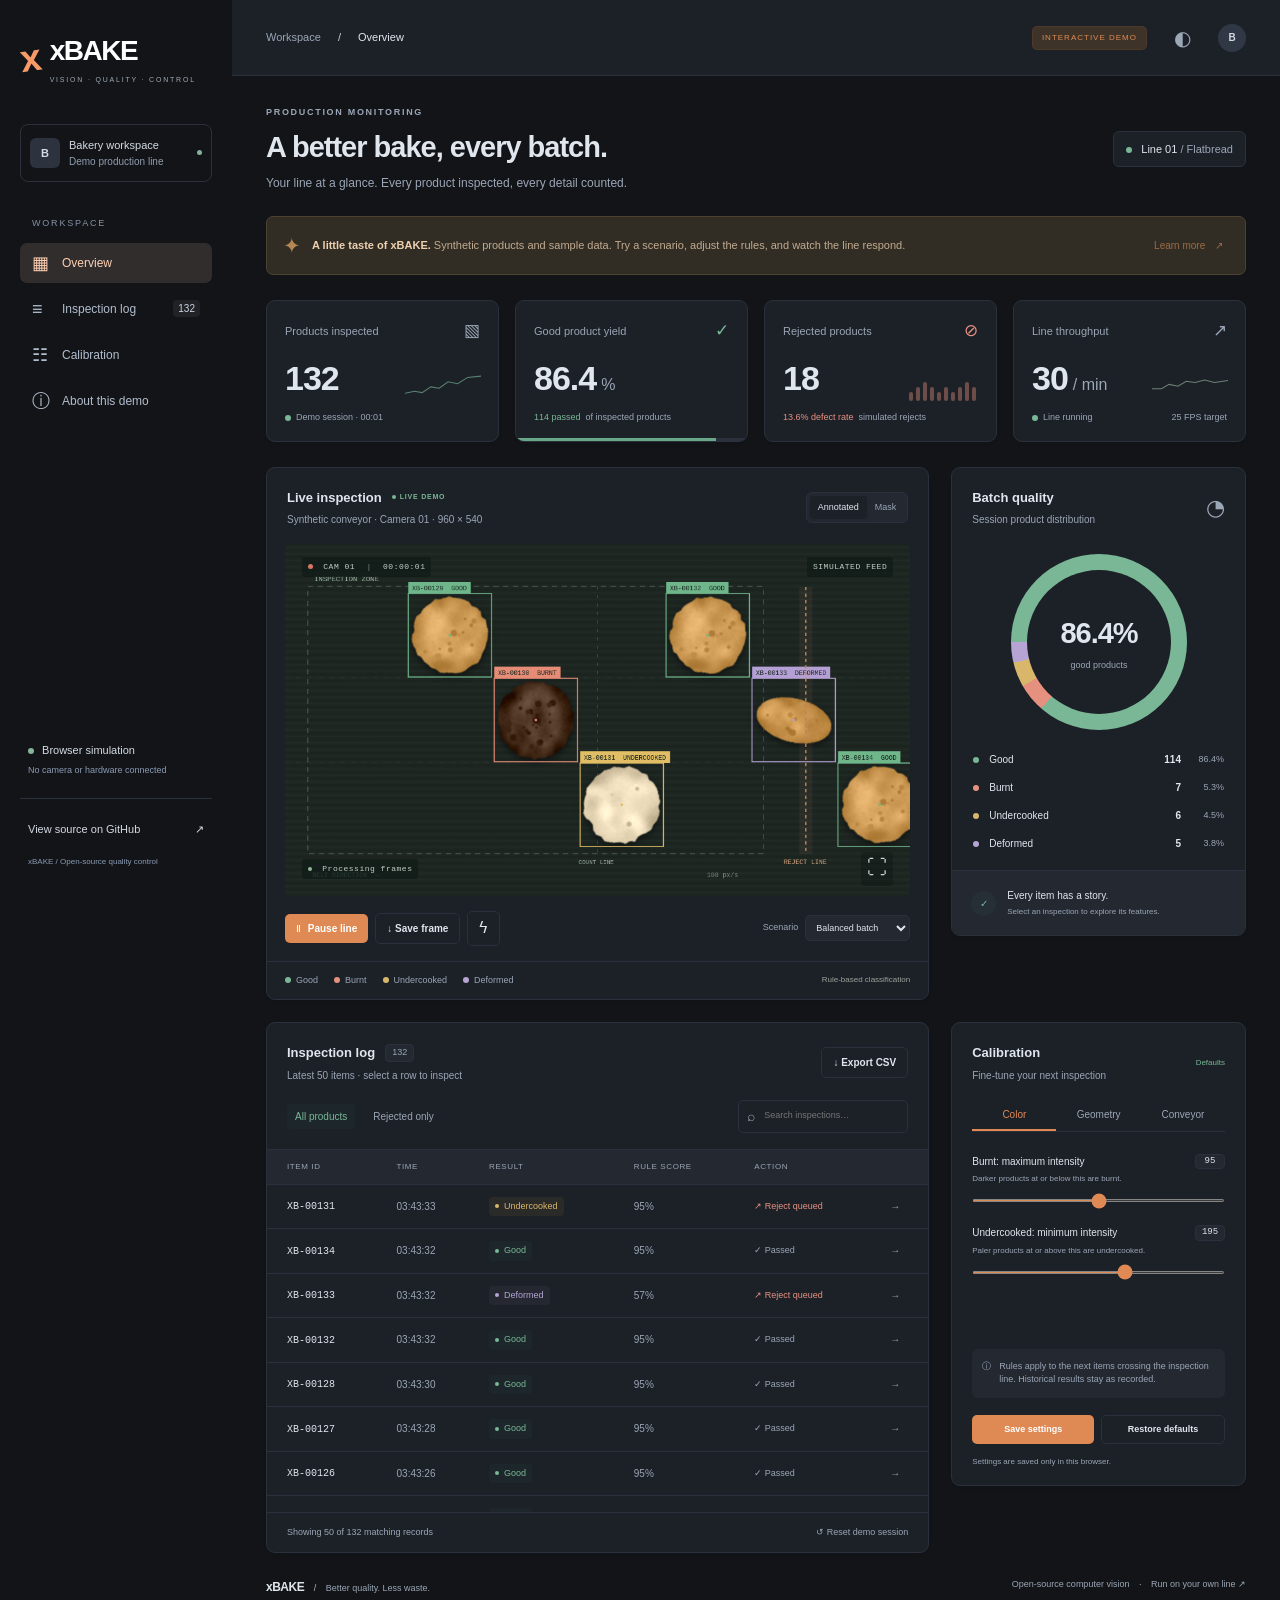
<file: site/index.html>
<!doctype html>
<html lang="en" data-theme="dark">
  <head>
    <meta charset="utf-8" />
    <meta name="viewport" content="width=device-width, initial-scale=1" />
    <meta name="theme-color" content="#172521" />
    <meta
      name="description"
      content="Explore xBAKE: an interactive, simulated bakery quality-control dashboard. Inspect products, tune classification rules, and export sample data."
    />
    <title>xBAKE — Interactive demo</title>
    <link rel="icon" href="assets/favicon.svg" type="image/svg+xml" />
    <link rel="stylesheet" href="styles.css" />
    <script src="engine.js" defer></script>
    <script src="app.js" defer></script>
  </head>
  <body>
    <aside class="sidebar">
      <a class="brand" href="#overview" aria-label="xBAKE overview"
        ><span class="brand-mark">x</span
        ><span>xBAKE<small>VISION · QUALITY · CONTROL</small></span></a
      >
      <div class="workspace">
        <span class="workspace-icon">B</span>
        <div>Bakery workspace<small>Demo production line</small></div>
        <span class="workspace-dot"></span>
      </div>
      <p class="nav-caption">WORKSPACE</p>
      <nav aria-label="Dashboard sections">
        <a class="nav-link active" href="#overview"
          ><span aria-hidden="true">▦</span> Overview</a
        >
        <a class="nav-link" href="#inspections"
          ><span aria-hidden="true">≡</span> Inspection log
          <span class="nav-count" id="navCount">128</span></a
        >
        <a class="nav-link" href="#calibration"
          ><span aria-hidden="true">☷</span> Calibration</a
        >
        <button class="nav-link" id="aboutButton">
          <span aria-hidden="true">ⓘ</span> About this demo
        </button>
      </nav>
      <div class="sidebar-bottom">
        <div class="edge-status">
          <span class="status-dot"></span> Browser simulation<small
            >No camera or hardware connected</small
          >
        </div>
        <a
          href="https://github.com/KOKUTBON/xBAKE"
          target="_blank"
          rel="noopener noreferrer"
          >View source on GitHub <span aria-hidden="true">↗</span></a
        ><span class="version">xBAKE / Open-source quality control</span>
      </div>
    </aside>

    <main id="overview">
      <header class="topbar">
        <div class="breadcrumbs">
          Workspace <span>/</span> <strong>Overview</strong>
        </div>
        <div class="top-actions">
          <span class="demo-badge">INTERACTIVE DEMO</span
          ><button
            class="icon-button"
            id="themeButton"
            aria-label="Switch to dark theme"
            title="Switch theme"
          >
            ◐</button
          ><span class="avatar" aria-label="Demo workspace">B</span>
        </div>
      </header>
      <div class="content">
        <section class="page-heading">
          <div>
            <div class="eyebrow">PRODUCTION MONITORING</div>
            <h1>A better bake, every batch.</h1>
            <p>
              Your line at a glance. Every product inspected, every detail
              counted.
            </p>
          </div>
          <div class="line-select">
            <span class="status-dot"></span> Line 01
            <span class="muted">/ Flatbread</span>
          </div>
        </section>
        <div class="demo-notice">
          <span class="notice-icon" aria-hidden="true">✦</span>
          <p>
            <strong>A little taste of xBAKE.</strong> Synthetic products and
            sample data. Try a scenario, adjust the rules, and watch the line
            respond.
          </p>
          <button id="noticeAbout" aria-label="Learn about this demo">
            Learn more <span aria-hidden="true">↗</span>
          </button>
        </div>

        <section class="metrics" aria-label="Session metrics">
          <article class="metric">
            <div class="metric-label">
              Products inspected <span aria-hidden="true">▧</span>
            </div>
            <div class="metric-value" id="total">128</div>
            <div class="metric-foot">
              <span class="mini-dot"></span>
              <span id="sessionTime">Demo session · 00:00</span>
            </div>
            <svg class="sparkline" viewBox="0 0 120 32" aria-hidden="true">
              <path d="M0 29L15 26L27 28L41 19L54 21L68 11L83 14L99 4L120 2" />
            </svg>
          </article>
          <article class="metric">
            <div class="metric-label">
              Good product yield <span class="good" aria-hidden="true">✓</span>
            </div>
            <div class="metric-value">
              <span id="yield">87.5</span><small>%</small>
            </div>
            <div class="metric-foot">
              <span class="good" id="goodCount">112 passed</span
              ><span>of inspected products</span>
            </div>
            <div class="mini-progress"><span id="yieldBar"></span></div>
          </article>
          <article class="metric">
            <div class="metric-label">
              Rejected products <span class="burnt" aria-hidden="true">⊘</span>
            </div>
            <div class="metric-value" id="rejected">16</div>
            <div class="metric-foot">
              <span class="burnt" id="defectRate">12.5% defect rate</span
              ><span>simulated rejects</span>
            </div>
            <div class="reject-bars" aria-hidden="true">
              <i></i><i></i><i></i><i></i><i></i><i></i><i></i><i></i><i></i
              ><i></i>
            </div>
          </article>
          <article class="metric">
            <div class="metric-label">
              Line throughput <span aria-hidden="true">↗</span>
            </div>
            <div class="metric-value">
              <span id="throughput">30</span><small>/ min</small>
            </div>
            <div class="metric-foot">
              <span class="status-dot" id="runningDot"></span
              ><span id="lineStatus">Line running</span
              ><span class="metric-right">25 FPS target</span>
            </div>
            <svg
              class="sparkline neutral"
              viewBox="0 0 120 32"
              aria-hidden="true"
            >
              <path d="M0 22L15 22L27 15L41 18L54 10L68 12L83 8L99 12L120 9" />
            </svg>
          </article>
        </section>

        <div class="dashboard-grid">
          <section class="panel inspection-panel" aria-labelledby="liveTitle">
            <div class="panel-heading">
              <div>
                <h2 id="liveTitle">
                  Live inspection
                  <span class="live-label" id="liveLabel"
                    ><span class="status-dot"></span> LIVE DEMO</span
                  >
                </h2>
                <p>Synthetic conveyor · Camera 01 · 960 × 540</p>
              </div>
              <div class="segmented" aria-label="Inspection view">
                <button
                  class="selected"
                  data-view="annotated"
                  aria-pressed="true"
                >
                  Annotated</button
                ><button data-view="mask" aria-pressed="false">Mask</button>
              </div>
            </div>
            <div class="stream" id="streamWrap">
              <canvas
                id="conveyor"
                width="960"
                height="540"
                aria-label="Animated synthetic flatbreads traveling through a simulated inspection and rejection zone"
              ></canvas>
              <div class="stream-top">
                <span
                  ><i class="record-dot"></i> CAM 01
                  <span class="stream-divider">|</span>
                  <span id="streamClock">00:00:00</span></span
                ><span>SIMULATED FEED</span>
              </div>
              <div class="stream-bottom">
                <span
                  ><span class="status-dot"></span>
                  <span id="feedStatus">Processing frames</span></span
                ><button
                  id="expandButton"
                  aria-label="Expand inspection view"
                  title="Expand inspection view"
                >
                  ⛶
                </button>
              </div>
              <div class="pause-overlay" id="pauseOverlay" hidden>
                Simulation paused
              </div>
            </div>
            <div class="stream-controls">
              <div class="control-buttons">
                <button id="pauseButton" class="primary">
                  <span aria-hidden="true">Ⅱ</span> Pause line</button
                ><button class="secondary" id="saveFrame">↓ Save frame</button
                ><button
                  class="secondary icon-button"
                  id="testRejector"
                  aria-label="Test simulated rejector"
                  title="Test simulated rejector"
                >
                  ϟ
                </button>
              </div>
              <label class="scenario-select"
                >Scenario
                <select id="scenario">
                  <option value="balanced">Balanced batch</option>
                  <option value="burnt">Overbaked batch</option>
                  <option value="undercooked">Underbaked batch</option>
                  <option value="deformed">Shape defects</option>
                </select></label
              >
            </div>
            <div class="legend">
              <span><i class="good-bg"></i> Good</span
              ><span><i class="burnt-bg"></i> Burnt</span
              ><span><i class="raw-bg"></i> Undercooked</span
              ><span><i class="shape-bg"></i> Deformed</span
              ><span class="legend-note">Rule-based classification</span>
            </div>
          </section>

          <section
            class="panel breakdown-panel"
            aria-labelledby="breakdownTitle"
          >
            <div class="panel-heading">
              <div>
                <h2 id="breakdownTitle">Batch quality</h2>
                <p>Session product distribution</p>
              </div>
              <span class="subtle-icon" aria-hidden="true">◔</span>
            </div>
            <div class="donut-wrap">
              <div
                class="donut"
                id="donut"
                role="img"
                aria-label="Product distribution"
              >
                <div class="donut-hole">
                  <strong id="donutYield">87.5%</strong
                  ><span>good products</span>
                </div>
              </div>
            </div>
            <div class="distribution" id="distribution"></div>
            <div class="quality-note">
              <span aria-hidden="true">✓</span>
              <div>
                Every item has a story.<small
                  >Select an inspection to explore its features.</small
                >
              </div>
            </div>
          </section>

          <section
            class="panel log-panel"
            id="inspections"
            aria-labelledby="logTitle"
          >
            <div class="panel-heading">
              <div>
                <h2 id="logTitle">
                  Inspection log
                  <span class="count-badge" id="logCount">128</span>
                </h2>
                <p>Latest 50 items · select a row to inspect</p>
              </div>
              <button class="secondary" id="exportButton">↓ Export CSV</button>
            </div>
            <div class="log-tools">
              <div class="filter-buttons" aria-label="Filter inspections">
                <button class="selected" data-filter="all" aria-pressed="true">
                  All products</button
                ><button data-filter="rejected" aria-pressed="false">
                  Rejected only
                </button>
              </div>
              <label class="search-label"
                ><span aria-hidden="true">⌕</span
                ><input
                  id="search"
                  type="search"
                  aria-label="Search item ID or result"
                  placeholder="Search inspections…"
              /></label>
            </div>
            <div class="table-wrap">
              <table>
                <thead>
                  <tr>
                    <th>Item ID</th>
                    <th>Time</th>
                    <th>Result</th>
                    <th
                      title="Illustrative rule-based score, not model accuracy"
                    >
                      Rule score
                    </th>
                    <th>Action</th>
                    <th><span class="sr-only">Details</span></th>
                  </tr>
                </thead>
                <tbody id="logBody"></tbody>
              </table>
            </div>
            <div class="table-footer">
              <span id="shownCount">Showing latest inspections</span
              ><button class="text-button" id="resetButton">
                ↺ Reset demo session
              </button>
            </div>
          </section>

          <section
            class="panel calibration-panel"
            id="calibration"
            aria-labelledby="calibrationTitle"
          >
            <div class="panel-heading">
              <div>
                <h2 id="calibrationTitle">Calibration</h2>
                <p>Fine-tune your next inspection</p>
              </div>
              <span id="savedState" class="saved-state">Defaults</span>
            </div>
            <div class="calibration-tabs" aria-label="Calibration settings">
              <button class="selected" data-tab="color" aria-pressed="true">
                Color</button
              ><button data-tab="geometry" aria-pressed="false">Geometry</button
              ><button data-tab="conveyor" aria-pressed="false">
                Conveyor
              </button>
            </div>
            <div id="calibrationFields"></div>
            <div class="calibration-hint">
              <span aria-hidden="true">ⓘ</span>
              <p>
                Rules apply to the next items crossing the inspection line.
                Historical results stay as recorded.
              </p>
            </div>
            <div class="calibration-actions">
              <button class="primary" id="saveCalibration">Save settings</button
              ><button class="secondary" id="restoreCalibration">
                Restore defaults
              </button>
            </div>
            <p class="local-note">Settings are saved only in this browser.</p>
          </section>
        </div>
        <footer>
          <span
            ><strong>xBAKE</strong>
            <span class="footer-separator">/</span> Better quality. Less
            waste.</span
          ><span
            >Open-source computer vision
            <span class="footer-separator">·</span>
            <a
              href="https://github.com/KOKUTBON/xBAKE#quick-start"
              target="_blank"
              rel="noopener noreferrer"
              >Run on your own line ↗</a
            ></span
          >
        </footer>
      </div>
    </main>
    <dialog id="aboutDialog">
      <div class="dialog-heading">
        <span class="eyebrow">MEET xBAKE</span
        ><button class="icon-button" data-close aria-label="Close about dialog">
          ×
        </button>
      </div>
      <h2>Quality control,<br />fresh from the browser.</h2>
      <p>
        xBAKE is an open-source vision system that detects, classifies, and
        rejects defective baked goods on a conveyor.
      </p>
      <div class="about-steps">
        <div>
          <b>01</b><strong>Detect</strong
          ><span>Find each product in the camera frame.</span>
        </div>
        <div>
          <b>02</b><strong>Classify</strong
          ><span>Evaluate color and shape with transparent rules.</span>
        </div>
        <div>
          <b>03</b><strong>Act</strong
          ><span>Reject defects and keep an inspection record.</span>
        </div>
      </div>
      <p class="about-disclosure">
        This standalone demo uses generated images, illustrative measurements,
        and simulated controls. It does not run OpenCV or ONNX, access a camera,
        operate hardware, or connect to a production database. The 128 starting
        records are sample history; new records come from the animated
        simulation. Rule scores are illustrative, not measured model accuracy.
      </p>
      <a
        class="primary link-button"
        href="https://github.com/KOKUTBON/xBAKE"
        target="_blank"
        rel="noopener noreferrer"
        >Explore the project ↗</a
      >
    </dialog>
    <dialog id="itemDialog">
      <div class="dialog-heading">
        <span class="eyebrow">INSPECTION DETAILS</span
        ><button
          class="icon-button"
          data-close
          aria-label="Close inspection details"
        >
          ×
        </button>
      </div>
      <h2 id="itemTitle">Item details</h2>
      <div class="item-preview">
        <img id="itemImage" alt="Synthetic inspected product" /><span
          id="itemResult"
        ></span>
      </div>
      <dl id="itemFeatures"></dl>
      <p class="local-note">
        Synthetic measurements · result recorded at inspection time.
      </p>
    </dialog>
    <dialog id="resetDialog">
      <div class="dialog-heading">
        <h2>Start a fresh batch?</h2>
        <button class="icon-button" data-close aria-label="Close reset dialog">
          ×
        </button>
      </div>
      <p>
        This clears the sample history and session counters. Your calibration
        settings are kept.
      </p>
      <div class="dialog-actions">
        <button class="secondary" data-close>Keep session</button
        ><button class="primary" id="confirmReset">Reset session</button>
      </div>
    </dialog>
    <div id="toast" role="status" aria-live="polite"></div>
    <noscript
      ><div class="noscript">
        Enable JavaScript to explore the interactive xBAKE demo.
      </div></noscript
    >
  </body>
</html>
</file>
<file: site/styles.css>
:root {
  color-scheme: light;
  --bg: #f4f5f7;
  --panel: #fff;
  --text: #1d232b;
  --muted: #6c7785;
  --line: #e1e5eb;
  --accent: #d96d38;
  --accent-soft: #fff2e9;
  --green: #398967;
  --red: #c76454;
  --yellow: #c99d3d;
  --purple: #9580ad;
  --surface: #f7f8fa;
  --shadow: 0 3px 12px #1d232b03;
}
* {
  box-sizing: border-box;
}
html {
  scroll-behavior: smooth;
  scroll-padding-top: 24px;
}
body {
  margin: 0;
  background: var(--bg);
  color: var(--text);
  font:
    14px/1.5 -apple-system,
    BlinkMacSystemFont,
    "Segoe UI",
    sans-serif;
}
button,
input,
select {
  font: inherit;
}
button,
a,
input,
select {
  -webkit-tap-highlight-color: transparent;
}
button {
  cursor: pointer;
}
button {
  border: 0;
}
a {
  color: inherit;
  text-decoration: none;
}
button:focus-visible,
a:focus-visible,
input:focus-visible,
select:focus-visible {
  outline: 3px solid var(--accent);
  outline-offset: 3px;
}
button:disabled {
  opacity: 0.5;
  cursor: wait;
}
[hidden] {
  display: none !important;
}
.sidebar {
  position: fixed;
  inset: 0 auto 0 0;
  width: 232px;
  background: #121418;
  color: #d4dbe4;
  padding: 30px 20px;
  display: flex;
  flex-direction: column;
  z-index: 5;
}
.brand {
  display: flex;
  align-items: center;
  gap: 10px;
  font-size: 28px;
  letter-spacing: -1.5px;
  font-weight: 760;
  color: #fff;
}
.brand-mark {
  font-size: 38px;
  color: #f79a67;
  line-height: 1;
  transform: rotate(-8deg);
  font-weight: 850;
}
.brand small {
  display: block;
  font-size: 7px;
  letter-spacing: 1.8px;
  font-weight: 500;
  color: #a1aab7;
  margin-top: 3px;
}
.workspace {
  margin-top: 38px;
  border: 1px solid #2a313d;
  border-radius: 8px;
  padding: 12px 9px;
  display: flex;
  align-items: center;
  gap: 9px;
  font-size: 11px;
}
.workspace-icon {
  width: 30px;
  height: 30px;
  display: grid;
  place-items: center;
  background: #2c333e;
  color: #d3dbe5;
  border-radius: 6px;
  font-weight: 700;
}
.workspace small {
  display: block;
  color: #919eaf;
  font-size: 10px;
  margin-top: 1px;
}
.workspace-dot {
  width: 5px;
  height: 5px;
  background: #84b19a;
  border-radius: 50%;
  margin-left: auto;
}
.nav-caption {
  font-size: 9px;
  letter-spacing: 1.8px;
  color: #8592a4;
  margin: 35px 12px 12px;
}
nav {
  display: grid;
  gap: 6px;
}
.nav-link {
  display: flex;
  gap: 12px;
  align-items: center;
  padding: 11px 12px;
  color: #b2becd;
  border-radius: 7px;
  font-size: 12px;
  text-align: left;
  background: transparent;
}
.nav-link > span:first-child {
  font-size: 18px;
  width: 18px;
  line-height: 1;
}
.nav-link:hover {
  background: #232a34;
  color: #fff;
}
.nav-link.active {
  color: #ffd1b5;
  background: #302d2c;
}
.nav-count {
  margin-left: auto;
  font-size: 10px;
  background: #ffffff10;
  border-radius: 4px;
  padding: 1px 5px;
  color: #cbd4e0;
}
.sidebar-bottom {
  margin-top: auto;
}
.edge-status {
  border-bottom: 1px solid #2a313d;
  padding: 20px 8px;
  font-size: 11px;
}
.edge-status small {
  display: block;
  font-size: 9px;
  color: #8b9bb4;
  margin-top: 6px;
}
.sidebar-bottom > a {
  display: flex;
  justify-content: space-between;
  padding: 22px 8px 12px;
  font-size: 11px;
}
.version {
  font-size: 8px;
  color: #8b9bb4;
  padding-left: 8px;
}
.status-dot,
.mini-dot {
  display: inline-block;
  width: 6px;
  height: 6px;
  border-radius: 50%;
  background: var(--green);
  vertical-align: middle;
  flex-shrink: 0;
}
.sidebar .status-dot {
  background: #86b498;
  margin-right: 5px;
}
main {
  margin-left: 232px;
}
.topbar {
  height: 76px;
  border-bottom: 1px solid var(--line);
  display: flex;
  align-items: center;
  justify-content: space-between;
  padding: 0 34px;
  background: var(--panel);
}
.breadcrumbs {
  font-size: 11px;
  color: var(--muted);
}
.breadcrumbs span {
  margin: 0 14px;
  color: #c9d1cb;
}
.breadcrumbs strong {
  font-weight: 500;
  color: var(--text);
}
.top-actions {
  display: flex;
  align-items: center;
  gap: 18px;
}
.demo-badge {
  font-size: 8px;
  letter-spacing: 1px;
  color: var(--accent);
  background: var(--accent-soft);
  padding: 5px 9px;
  border: 1px solid #d96d381c;
  border-radius: 5px;
}
.icon-button {
  background: transparent;
  color: var(--muted);
  padding: 6px 9px;
  font-size: 20px;
  line-height: 1.2;
  border-radius: 5px;
}
.avatar {
  width: 28px;
  height: 28px;
  border-radius: 50%;
  background: #e8eee7;
  color: #586b59;
  display: grid;
  place-items: center;
  font-size: 10px;
  font-weight: 600;
}
.content {
  max-width: 1600px;
  margin: auto;
  padding: 30px 34px 0;
}
.page-heading {
  display: flex;
  justify-content: space-between;
  align-items: center;
  gap: 20px;
  margin-bottom: 24px;
}
.eyebrow {
  font-size: 9px;
  letter-spacing: 1.7px;
  color: var(--muted);
  font-weight: 600;
}
h1 {
  font-size: 29px;
  font-weight: 650;
  letter-spacing: -1px;
  line-height: 1.25;
  margin: 9px 0;
}
p {
  margin: 0;
}
.page-heading p {
  color: var(--muted);
  font-size: 12px;
}
.line-select {
  background: var(--panel);
  padding: 9px 12px;
  border: 1px solid var(--line);
  border-radius: 6px;
  font-size: 11px;
  white-space: nowrap;
}
.line-select .status-dot {
  margin-right: 6px;
}
.muted {
  color: var(--muted);
}
.demo-notice {
  display: flex;
  align-items: center;
  gap: 11px;
  border: 1px solid #ebdccc;
  background: #fcf6ed;
  border-radius: 7px;
  padding: 13px 16px;
  margin-bottom: 25px;
  color: #8d725a;
}
.demo-notice p {
  font-size: 11px;
}
.demo-notice strong {
  font-weight: 600;
  color: #75543b;
}
.notice-icon {
  font-size: 21px;
  color: #b48754;
}
.demo-notice button {
  margin-left: auto;
  background: transparent;
  color: #9c6b46;
  font-size: 10px;
  white-space: nowrap;
}
.demo-notice button span {
  margin-left: 7px;
}
.metrics {
  display: grid;
  grid-template-columns: repeat(4, minmax(0, 1fr));
  gap: 16px;
  margin-bottom: 25px;
}
.metric {
  background: var(--panel);
  border: 1px solid var(--line);
  border-radius: 9px;
  padding: 17px 18px 16px;
  position: relative;
  overflow: hidden;
  box-shadow: var(--shadow);
}
.metric-label {
  font-size: 11px;
  color: var(--muted);
  display: flex;
  justify-content: space-between;
  align-items: center;
  gap: 6px;
}
.metric-label > span {
  font-size: 17px;
}
.metric-value {
  font-size: 34px;
  font-weight: 640;
  letter-spacing: -1px;
  line-height: 1.1;
  margin: 16px 0 14px;
  font-variant-numeric: tabular-nums;
}
.metric-value small {
  font-size: 16px;
  font-weight: 450;
  letter-spacing: 0;
  margin-left: 5px;
  color: var(--muted);
}
.metric-foot {
  font-size: 9px;
  color: var(--muted);
  display: flex;
  gap: 5px;
  align-items: center;
  position: relative;
  z-index: 1;
}
.metric-right {
  margin-left: auto;
}
.sparkline {
  position: absolute;
  right: 17px;
  bottom: 41px;
  width: 76px;
  height: 30px;
  opacity: 0.65;
  fill: none;
  stroke: var(--green);
  stroke-width: 1.7;
}
.sparkline.neutral {
  stroke: #96b59f;
}
.mini-progress {
  position: absolute;
  bottom: 0;
  left: 0;
  right: 0;
  height: 3px;
  background: var(--line);
}
.mini-progress span {
  height: 100%;
  display: block;
  background: #68a787;
  width: 87.5%;
}
.reject-bars {
  position: absolute;
  bottom: 40px;
  right: 20px;
  display: flex;
  gap: 3px;
  height: 21px;
  align-items: end;
  opacity: 0.4;
}
.reject-bars i {
  width: 4px;
  height: 40%;
  background: var(--red);
  border-radius: 2px;
}
.reject-bars i:nth-child(3n) {
  height: 90%;
}
.reject-bars i:nth-child(2n) {
  height: 65%;
}
.good {
  color: var(--green);
}
.burnt {
  color: var(--red);
}
.dashboard-grid {
  display: grid;
  grid-template-columns: minmax(0, 2.25fr) minmax(280px, 1fr);
  gap: 22px;
  align-items: start;
}
.panel {
  border: 1px solid var(--line);
  background: var(--panel);
  border-radius: 9px;
  box-shadow: var(--shadow);
  overflow: hidden;
  scroll-margin-top: 24px;
}
.panel-heading {
  padding: 20px 20px 17px;
  display: flex;
  align-items: center;
  justify-content: space-between;
  gap: 12px;
}
.panel-heading h2 {
  font-size: 13px;
  font-weight: 650;
  margin: 0;
  display: flex;
  gap: 10px;
  align-items: center;
  flex-wrap: wrap;
}
.panel-heading p {
  color: var(--muted);
  font-size: 10px;
  margin-top: 5px;
}
.live-label {
  font-size: 7px;
  letter-spacing: 0.8px;
  color: var(--green);
  display: inline-flex;
  align-items: center;
  gap: 4px;
}
.live-label .status-dot {
  width: 4px;
  height: 4px;
}
.segmented {
  display: flex;
  border: 1px solid var(--line);
  border-radius: 6px;
  background: var(--surface);
  padding: 3px;
  flex-shrink: 0;
}
.segmented button {
  background: transparent;
  color: var(--muted);
  font-size: 9px;
  padding: 5px 8px;
  border-radius: 4px;
}
.segmented button.selected {
  background: var(--panel);
  color: var(--text);
  box-shadow: 0 1px 4px #00000010;
}
.stream {
  background: #161c1b;
  margin: 0 18px;
  position: relative;
  overflow: hidden;
  border-radius: 6px;
  aspect-ratio: 16/9;
  color: #c0d0c5;
}
.stream canvas {
  display: block;
  width: 100%;
  height: 100%;
  object-fit: contain;
}
.stream-top,
.stream-bottom {
  position: absolute;
  left: 17px;
  right: 17px;
  display: flex;
  justify-content: space-between;
  align-items: center;
  font-family: ui-monospace, SFMono-Regular, Consolas, monospace;
  font-size: 8px;
  letter-spacing: 0.5px;
  pointer-events: none;
}
.stream-top {
  top: 13px;
}
.stream-top > span {
  background: #101b18bd;
  padding: 4px 6px;
  border-radius: 3px;
}
.record-dot {
  background: #d87664;
  width: 5px;
  height: 5px;
  display: inline-block;
  border-radius: 50%;
  margin-right: 5px;
}
.stream-divider {
  margin: 0 6px;
  color: #7c8a83;
}
.stream-bottom {
  bottom: 10px;
}
.stream-bottom > span {
  background: #101b18bd;
  padding: 4px 6px;
  border-radius: 3px;
}
.stream-bottom .status-dot {
  width: 4px;
  height: 4px;
  margin-right: 5px;
  background: #92b796;
}
.stream-bottom button {
  pointer-events: auto;
  color: #ccd7ce;
  font-size: 20px;
  background: #0b151366;
  border-radius: 4px;
  padding: 2px 6px;
}
.pause-overlay {
  position: absolute;
  inset: 0;
  display: grid;
  place-items: center;
  font-size: 15px;
  letter-spacing: 0.5px;
  background: #0c15156b;
  pointer-events: none;
}
.stream-controls {
  padding: 15px 18px;
  display: flex;
  justify-content: space-between;
  gap: 10px;
  align-items: center;
  flex-wrap: wrap;
}
.control-buttons {
  display: flex;
  gap: 7px;
  align-items: center;
}
.primary,
.secondary {
  border-radius: 5px;
  font-size: 10px;
  font-weight: 550;
  padding: 8px 11px;
  line-height: 1.3;
  white-space: nowrap;
}
.primary {
  background: var(--accent);
  color: #fff;
}
.secondary {
  border: 1px solid var(--line);
  background: var(--panel);
  color: var(--text);
}
button:hover {
  filter: brightness(0.96);
}
.primary span {
  margin-right: 4px;
}
.secondary.icon-button {
  padding: 6px 10px;
  font-size: 16px;
}
.scenario-select {
  font-size: 9px;
  color: var(--muted);
  display: flex;
  align-items: center;
  gap: 7px;
}
.scenario-select select {
  font-size: 9px;
  padding: 6px 3px 6px 6px;
  border: 1px solid var(--line);
  border-radius: 5px;
  background: var(--surface);
  color: var(--text);
  max-width: 150px;
}
.legend {
  display: flex;
  gap: 16px;
  border-top: 1px solid var(--line);
  padding: 12px 18px;
  color: var(--muted);
  font-size: 9px;
  flex-wrap: wrap;
}
.legend > span {
  display: flex;
  align-items: center;
  gap: 5px;
}
.legend i,
.distribution i {
  width: 6px;
  height: 6px;
  border-radius: 50%;
  display: inline-block;
  flex-shrink: 0;
}
.good-bg {
  background: var(--green);
}
.burnt-bg {
  background: var(--red);
}
.raw-bg {
  background: var(--yellow);
}
.shape-bg {
  background: var(--purple);
}
.legend .legend-note {
  margin-left: auto;
  color: #9ba49b;
  font-size: 8px;
}
.subtle-icon {
  font-size: 22px;
  color: var(--muted);
}
.donut-wrap {
  display: grid;
  place-items: center;
  padding: 10px 0 22px;
}
.donut {
  width: 176px;
  height: 176px;
  border-radius: 50%;
  background: conic-gradient(
    var(--green) 0 87.5%,
    var(--red) 87.5% 92%,
    var(--yellow) 92% 97%,
    var(--purple) 97%
  );
  padding: 16px;
  transform: rotate(-90deg);
}
.donut-hole {
  border-radius: 50%;
  background: var(--panel);
  width: 100%;
  height: 100%;
  display: flex;
  align-items: center;
  justify-content: center;
  flex-direction: column;
  transform: rotate(90deg);
}
.donut-hole strong {
  font-size: 29px;
  letter-spacing: -1px;
  font-weight: 600;
}
.donut-hole span {
  font-size: 9px;
  color: var(--muted);
  margin-top: 3px;
}
.distribution {
  padding: 0 21px 19px;
  display: grid;
  gap: 13px;
}
.distribution-row {
  display: grid;
  grid-template-columns: 8px 1fr auto 35px;
  align-items: center;
  gap: 8px;
  font-size: 10px;
}
.distribution-row .percent {
  color: var(--muted);
  text-align: right;
  font-size: 9px;
}
.distribution-row .amount {
  font-variant-numeric: tabular-nums;
  font-weight: 600;
}
.quality-note {
  background: var(--surface);
  border-top: 1px solid var(--line);
  padding: 17px 19px;
  display: flex;
  gap: 11px;
  align-items: center;
  font-size: 10px;
}
.quality-note > span {
  color: var(--green);
  background: #39896712;
  display: grid;
  place-items: center;
  width: 25px;
  height: 25px;
  border-radius: 50%;
}
.quality-note small {
  display: block;
  font-size: 8px;
  color: var(--muted);
  margin-top: 3px;
}
.count-badge {
  font-size: 9px;
  font-weight: 500;
  color: var(--muted);
  background: var(--surface);
  padding: 1px 6px;
  border: 1px solid var(--line);
  border-radius: 4px;
}
.log-tools {
  display: flex;
  justify-content: space-between;
  align-items: center;
  padding: 0 20px 16px;
  gap: 12px;
  flex-wrap: wrap;
}
.filter-buttons {
  display: flex;
  gap: 10px;
}
.filter-buttons button {
  font-size: 10px;
  color: var(--muted);
  background: transparent;
  padding: 5px 8px;
  border-radius: 4px;
}
.filter-buttons button.selected {
  background: #39896710;
  color: var(--green);
}
.search-label {
  display: flex;
  align-items: center;
  gap: 7px;
  border: 1px solid var(--line);
  border-radius: 5px;
  padding: 5px 8px;
  color: var(--muted);
  width: 170px;
}
.search-label input {
  width: 100%;
  min-width: 0;
  border: 0;
  background: transparent;
  color: var(--text);
  font-size: 9px;
  outline-offset: 7px;
}
.table-wrap {
  overflow: auto;
  max-height: 363px;
}
table {
  border-collapse: collapse;
  width: 100%;
  font-size: 10px;
  white-space: nowrap;
}
th {
  text-align: left;
  color: var(--muted);
  font-size: 8px;
  letter-spacing: 0.6px;
  text-transform: uppercase;
  font-weight: 500;
  background: var(--surface);
  padding: 11px 12px;
  border-top: 1px solid var(--line);
  border-bottom: 1px solid var(--line);
  position: sticky;
  top: 0;
  z-index: 1;
}
td {
  padding: 12px;
  border-bottom: 1px solid var(--line);
  font-variant-numeric: tabular-nums;
}
th:first-child,
td:first-child {
  padding-left: 20px;
}
td:nth-child(2),
td:nth-child(4) {
  color: var(--muted);
}
td:last-child {
  color: var(--muted);
}
tr:last-child td {
  border-bottom: 0;
}
tbody tr:hover {
  background: var(--surface);
}
.item-link {
  font-family: ui-monospace, SFMono-Regular, Consolas, monospace;
  color: var(--text);
  font-size: 10px;
  background: transparent;
  padding: 0;
  text-align: left;
}
.result-tag {
  border-radius: 4px;
  font-size: 9px;
  display: inline-flex;
  align-items: center;
  gap: 5px;
  padding: 3px 6px;
}
.result-tag.good {
  background: #39896710;
}
.result-tag.burnt {
  background: #c7645412;
}
.result-tag.undercooked {
  background: #c99d3d14;
  color: var(--yellow);
}
.result-tag.deformed {
  background: #9580ad13;
  color: var(--purple);
}
.result-tag:before {
  content: "";
  width: 4px;
  height: 4px;
  border-radius: 50%;
  background: currentColor;
}
.action-reject {
  color: var(--red);
  font-size: 9px;
}
.action-pass {
  color: var(--muted);
  font-size: 9px;
}
.empty-row {
  text-align: center;
  padding: 30px;
  color: var(--muted);
}
.table-footer {
  display: flex;
  justify-content: space-between;
  align-items: center;
  gap: 10px;
  border-top: 1px solid var(--line);
  padding: 13px 20px;
  color: var(--muted);
  font-size: 9px;
}
.text-button {
  padding: 0;
  font-size: 9px;
  background: transparent;
  color: var(--muted);
}
.saved-state {
  font-size: 8px;
  color: var(--green);
  white-space: nowrap;
}
.calibration-tabs {
  display: flex;
  gap: 0;
  margin: 0 20px 22px;
  border-bottom: 1px solid var(--line);
}
.calibration-tabs button {
  flex: 1;
  background: transparent;
  padding: 7px 0;
  font-size: 10px;
  color: var(--muted);
  border-bottom: 2px solid transparent;
}
.calibration-tabs button.selected {
  color: var(--accent);
  border-bottom-color: var(--accent);
}
#calibrationFields {
  padding: 0 20px;
  min-height: 195px;
}
.field {
  margin-bottom: 23px;
}
.field label {
  display: flex;
  justify-content: space-between;
  font-size: 10px;
  gap: 10px;
}
.field output {
  font-family: ui-monospace, SFMono-Regular, Consolas, monospace;
  color: var(--text);
  font-size: 9px;
  border: 1px solid var(--line);
  border-radius: 4px;
  background: var(--surface);
  padding: 0 5px;
  min-width: 30px;
  text-align: center;
}
.field small {
  display: block;
  color: var(--muted);
  font-size: 8px;
  margin-top: 4px;
}
.field input {
  display: block;
  width: 100%;
  height: 3px;
  margin: 14px 0 0;
  accent-color: var(--accent);
  cursor: pointer;
}
.calibration-hint {
  margin: 0 20px 17px;
  padding: 11px 10px;
  background: var(--surface);
  border-radius: 6px;
  display: flex;
  gap: 8px;
  font-size: 9px;
  color: var(--muted);
}
.calibration-hint p {
  font-size: 9px;
}
.calibration-actions {
  padding: 0 20px;
  display: flex;
  gap: 7px;
}
.local-note {
  font-size: 8px;
  color: var(--muted);
  padding: 12px 20px 17px;
}
.calibration-actions .primary,
.calibration-actions .secondary {
  flex: 1;
  font-size: 9px;
  padding: 8px 4px;
}
footer {
  display: flex;
  justify-content: space-between;
  gap: 10px;
  flex-wrap: wrap;
  padding: 25px 0;
  color: var(--muted);
  font-size: 9px;
}
footer strong {
  font-size: 12px;
  color: var(--text);
  letter-spacing: -0.5px;
}
.footer-separator {
  margin: 0 7px;
  color: #b2beb4;
}
footer a:hover {
  text-decoration: underline;
}
dialog {
  border: 1px solid var(--line);
  border-radius: 12px;
  background: var(--panel);
  color: var(--text);
  padding: 28px;
  max-width: 540px;
  width: calc(100% - 32px);
  box-shadow: 0 20px 100px #0003;
}
dialog::backdrop {
  background: #10271eb0;
  backdrop-filter: blur(5px);
}
.dialog-heading {
  display: flex;
  align-items: center;
  justify-content: space-between;
  margin-bottom: 15px;
}
dialog h2 {
  font-size: 26px;
  letter-spacing: -0.8px;
  line-height: 1.2;
  margin: 0 0 17px;
}
dialog p {
  font-size: 12px;
  color: var(--muted);
  margin-bottom: 15px;
}
.dialog-heading h2 {
  font-size: 19px;
  margin: 0;
}
.about-steps {
  display: grid;
  grid-template-columns: repeat(3, 1fr);
  gap: 15px;
  margin: 24px 0;
}
.about-steps > div {
  display: flex;
  flex-direction: column;
  gap: 7px;
}
.about-steps b {
  color: var(--accent);
  font-size: 10px;
}
.about-steps strong {
  font-size: 12px;
}
.about-steps span {
  font-size: 10px;
  color: var(--muted);
}
dialog .about-disclosure {
  font-size: 10px;
  background: var(--surface);
  padding: 14px;
  border-radius: 7px;
  margin-bottom: 22px;
}
.link-button {
  display: inline-block;
}
.dialog-actions {
  display: flex;
  gap: 10px;
  justify-content: flex-end;
  margin-top: 25px;
}
.item-preview {
  background: #1a2922;
  border-radius: 8px;
  display: flex;
  justify-content: space-around;
  align-items: center;
  padding: 15px;
}
.item-preview img {
  width: 120px;
  height: 120px;
  object-fit: contain;
}
.item-preview .result-tag {
  font-size: 12px;
  background: #fff1;
}
dl {
  display: grid;
  grid-template-columns: 1fr 1fr;
  gap: 12px;
  font-size: 12px;
  margin: 24px 0;
}
dt {
  color: var(--muted);
}
dd {
  margin: 0;
  text-align: right;
}
dialog .local-note {
  padding: 0;
  font-size: 10px;
}
#toast {
  position: fixed;
  bottom: 24px;
  left: calc(50% + 116px);
  transform: translateX(-50%);
  background: var(--text);
  color: var(--panel);
  padding: 12px 20px;
  border-radius: 7px;
  font-size: 12px;
  box-shadow: 0 5px 20px #0002;
  z-index: 20;
  max-width: calc(100% - 40px);
  opacity: 0;
  pointer-events: none;
  transition: opacity 0.15s;
}
#toast.visible {
  opacity: 1;
}
.sr-only {
  position: absolute;
  width: 1px;
  height: 1px;
  overflow: hidden;
  clip: rect(0, 0, 0, 0);
}
.noscript {
  position: fixed;
  bottom: 0;
  left: 0;
  right: 0;
  padding: 15px;
  background: var(--accent);
  color: #fff;
  text-align: center;
  z-index: 25;
}
.stream:fullscreen {
  margin: 0;
  border-radius: 0;
  display: grid;
  place-items: center;
}
.stream:fullscreen canvas {
  height: 100%;
  width: 100%;
  object-fit: contain;
}
:root[data-theme="dark"] {
  color-scheme: dark;
  --bg: #121418;
  --panel: #1c2027;
  --surface: #232831;
  --text: #e0e6ed;
  --muted: #9ba6b6;
  --line: #2a313d;
  --accent: #df8a54;
  --accent-soft: #3e3329;
  --green: #79b796;
  --red: #e69080;
  --yellow: #d9b76a;
  --purple: #b5a4d4;
}
:root[data-theme="dark"] .demo-notice {
  background: #322d24;
  border-color: #4d4232;
  color: #c1ab90;
}
:root[data-theme="dark"] .demo-notice strong {
  color: #eed1af;
}
:root[data-theme="dark"] .avatar {
  background: #303845;
  color: #d0d8e4;
}
@media (min-width: 1500px) {
  .content {
    padding-top: 40px;
  }
  .stream {
    max-height: 470px;
  }
  .panel-heading {
    padding-top: 23px;
    padding-bottom: 23px;
  }
  .metric {
    padding: 23px;
  }
  .metric-value {
    margin: 19px 0;
  }
}
@media (max-width: 1200px) {
  .sidebar {
    width: 200px;
    padding: 25px 15px;
  }
  main {
    margin-left: 200px;
  }
  .content {
    padding: 25px 24px 0;
  }
  .topbar {
    padding: 0 24px;
  }
  .dashboard-grid {
    grid-template-columns: minmax(0, 1.85fr) minmax(265px, 1fr);
    gap: 17px;
  }
  .metrics {
    gap: 12px;
  }
  .metric {
    padding: 15px 13px;
  }
  .metric-label {
    font-size: 10px;
  }
  .metric-value {
    font-size: 30px;
  }
  .metric-foot {
    font-size: 8px;
    flex-wrap: wrap;
  }
  .sparkline {
    width: 60px;
  }
  .legend {
    gap: 10px;
  }
  .legend .legend-note {
    display: none;
  }
  #toast {
    left: calc(50% + 100px);
  }
}
@media (max-width: 1000px) {
  .sidebar {
    width: 180px;
    padding: 24px 12px;
  }
  .brand {
    font-size: 25px;
  }
  .brand small {
    font-size: 6px;
  }
  .workspace {
    font-size: 10px;
  }
  .workspace small {
    font-size: 8px;
  }
  main {
    margin-left: 180px;
  }
  .content {
    padding: 24px 20px 0;
  }
  .topbar {
    padding: 0 20px;
  }
  .dashboard-grid {
    grid-template-columns: minmax(0, 1fr);
  }
  .inspection-panel {
    grid-column: 1;
  }
  .breakdown-panel {
    grid-row: 3;
    display: grid;
    grid-template-columns: 1fr 1fr;
  }
  .breakdown-panel .panel-heading {
    grid-column: 1/-1;
  }
  .breakdown-panel .quality-note {
    grid-column: 1/-1;
  }
  .distribution {
    align-content: center;
  }
  .log-panel {
    grid-row: 2;
  }
  .calibration-panel {
    grid-row: 4;
  }
  #calibrationFields {
    display: grid;
    grid-template-columns: repeat(3, 1fr);
    gap: 20px;
    min-height: auto;
  }
  .calibration-tabs {
    max-width: 350px;
  }
  .calibration-actions {
    max-width: 350px;
  }
  .metric-label > span {
    display: none;
  }
  .metric-foot {
    font-size: 8px;
  }
  .metric-right {
    display: none;
  }
  .sparkline {
    display: none;
  }
  #toast {
    left: calc(50% + 90px);
  }
}
@media (max-width: 700px) {
  .sidebar {
    position: relative;
    width: auto;
    padding: 15px 20px;
    display: block;
  }
  .brand {
    font-size: 23px;
    width: max-content;
  }
  .brand-mark {
    font-size: 29px;
  }
  .brand small {
    font-size: 6px;
  }
  .workspace,
  .nav-caption,
  .sidebar-bottom {
    display: none;
  }
  nav {
    display: flex;
    margin-top: 16px;
    gap: 4px;
    overflow-x: auto;
  }
  .nav-link {
    font-size: 10px;
    padding: 7px 9px;
    white-space: nowrap;
    gap: 7px;
  }
  .nav-link > span:first-child {
    font-size: 14px;
    width: 14px;
  }
  .nav-count {
    font-size: 8px;
  }
  .nav-link:last-child {
    margin-left: auto;
  }
  .nav-link:last-child > span {
    display: none;
  }
  main {
    margin-left: 0;
  }
  .topbar {
    height: 55px;
    padding: 0 18px;
  }
  .top-actions {
    gap: 10px;
  }
  .avatar {
    display: none;
  }
  .content {
    padding: 22px 16px 0;
  }
  .page-heading {
    align-items: start;
    gap: 10px;
    margin-bottom: 20px;
  }
  h1 {
    font-size: 25px;
  }
  .page-heading p {
    font-size: 11px;
    max-width: 260px;
  }
  .eyebrow {
    font-size: 8px;
  }
  .line-select {
    font-size: 9px;
    padding: 7px;
    margin-top: 3px;
  }
  .line-select .muted {
    display: none;
  }
  .demo-notice {
    align-items: start;
    padding: 12px;
    gap: 8px;
  }
  .demo-notice p {
    font-size: 10px;
  }
  .demo-notice button {
    display: none;
  }
  .metrics {
    grid-template-columns: repeat(2, minmax(0, 1fr));
    gap: 10px;
    margin-bottom: 18px;
  }
  .metric {
    padding: 13px;
  }
  .metric-label {
    font-size: 10px;
  }
  .metric-value {
    font-size: 29px;
    margin: 12px 0;
  }
  .metric-foot {
    font-size: 8px;
  }
  .panel-heading {
    padding: 16px 14px;
  }
  .panel-heading h2 {
    font-size: 12px;
    gap: 6px;
  }
  .panel-heading p {
    font-size: 9px;
  }
  .live-label {
    font-size: 6px;
  }
  .segmented button {
    font-size: 8px;
    padding: 4px 6px;
  }
  .stream {
    margin: 0 10px;
  }
  .stream-top,
  .stream-bottom {
    left: 9px;
    right: 9px;
    font-size: 6px;
  }
  .stream-top {
    top: 8px;
  }
  .stream-bottom {
    bottom: 7px;
  }
  .stream-controls {
    padding: 12px 12px;
    gap: 12px;
  }
  .primary,
  .secondary {
    font-size: 9px;
    padding: 7px 9px;
  }
  .legend {
    padding: 10px 12px;
    font-size: 8px;
    gap: 12px;
  }
  .scenario-select {
    margin-left: auto;
  }
  .donut {
    width: 140px;
    height: 140px;
    padding: 13px;
  }
  .donut-hole strong {
    font-size: 24px;
  }
  .distribution {
    padding: 0 14px 18px;
    gap: 12px;
  }
  .distribution-row {
    font-size: 9px;
    gap: 6px;
    grid-template-columns: 6px 1fr auto 29px;
  }
  .distribution-row .percent {
    font-size: 8px;
  }
  .quality-note {
    padding: 13px 14px;
  }
  .log-tools {
    padding: 0 14px 12px;
  }
  .filter-buttons {
    gap: 3px;
  }
  .filter-buttons button {
    font-size: 9px;
  }
  .search-label {
    width: 140px;
  }
  .table-footer {
    padding: 12px 14px;
    font-size: 8px;
  }
  .text-button {
    font-size: 8px;
  }
  td,
  th {
    padding: 10px;
  }
  td:first-child,
  th:first-child {
    padding-left: 14px;
  }
  #calibrationFields {
    display: block;
  }
  .calibration-actions {
    max-width: none;
  }
  .field {
    margin-bottom: 22px;
  }
  .field label {
    font-size: 11px;
  }
  .field small {
    font-size: 9px;
  }
  .local-note {
    font-size: 9px;
  }
  footer {
    font-size: 8px;
    padding: 20px 0;
  }
  #toast {
    left: 50%;
    width: max-content;
    max-width: calc(100% - 32px);
  }
  dialog {
    padding: 23px;
  }
  .about-steps {
    gap: 12px;
  }
  .about-steps span {
    font-size: 9px;
  }
}
@media (prefers-reduced-motion: reduce) {
  html {
    scroll-behavior: auto;
  }
  * {
    transition: none !important;
  }
}
</file>
